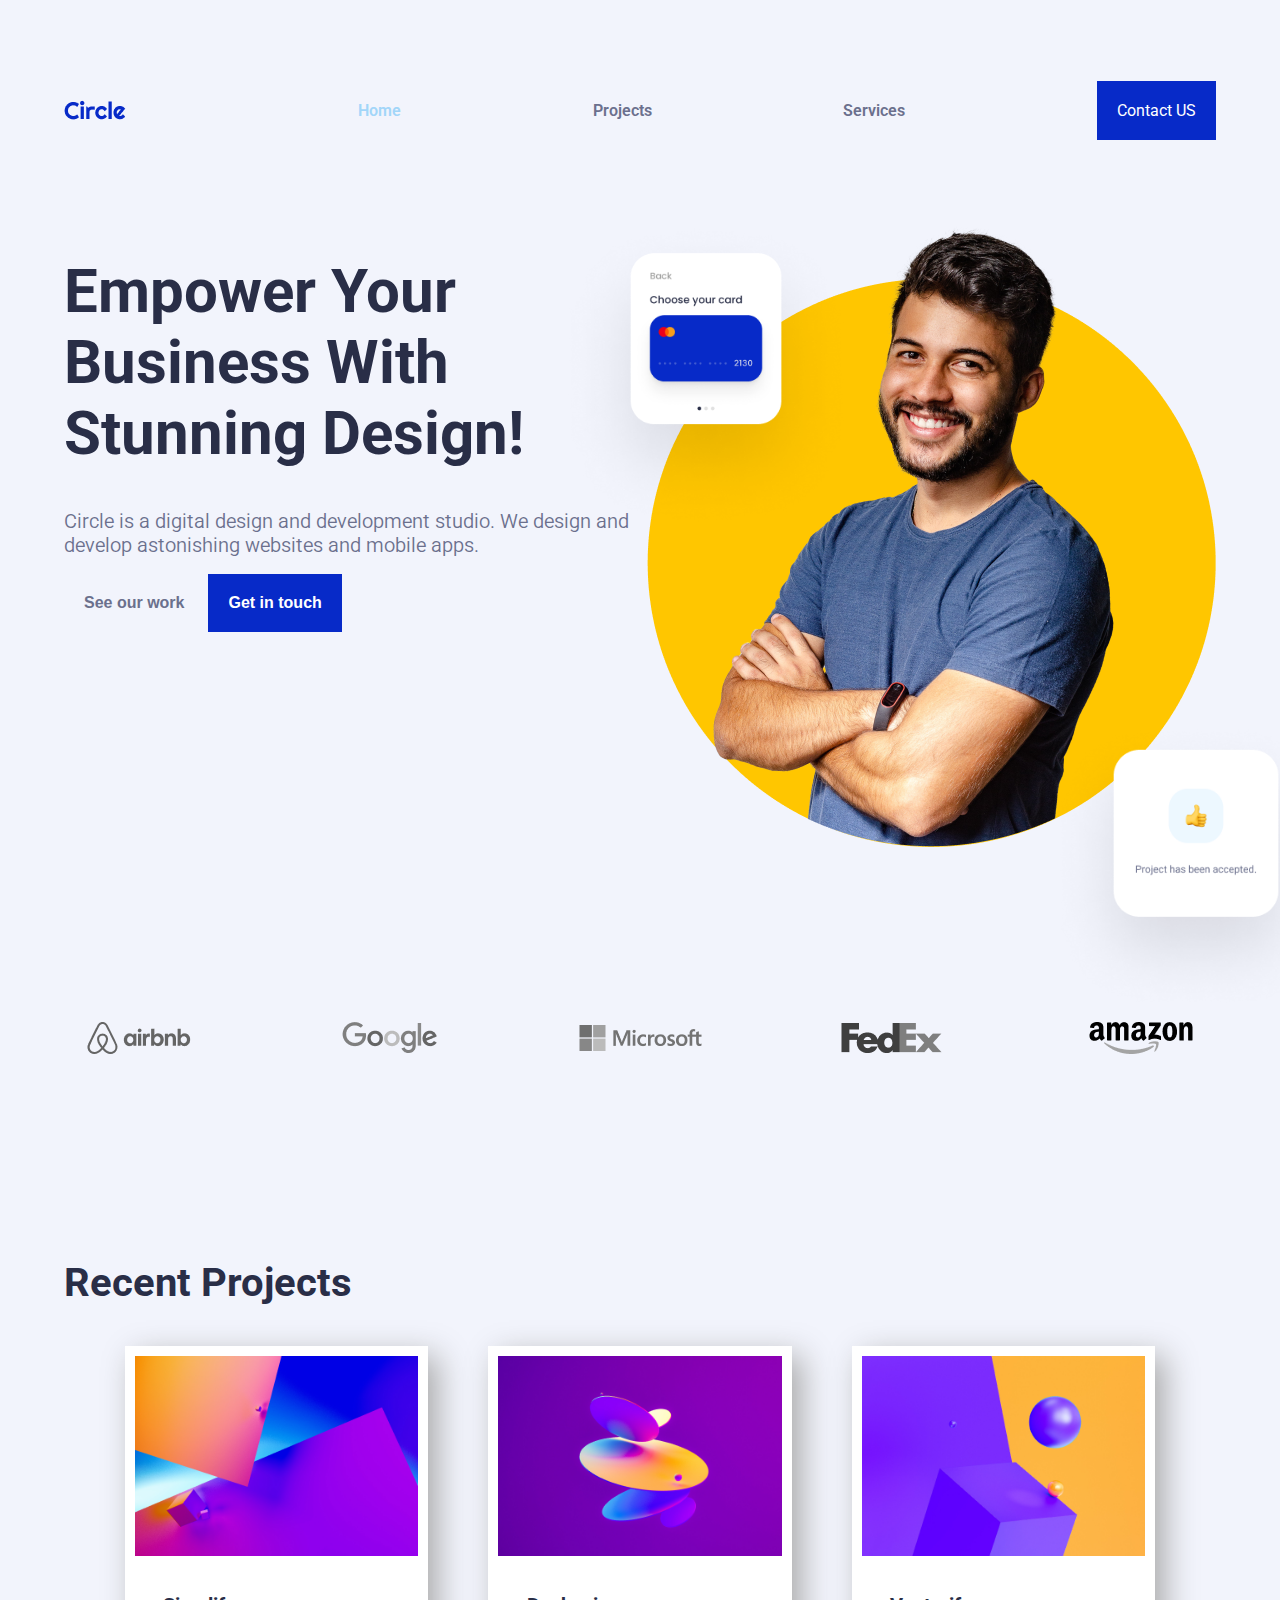
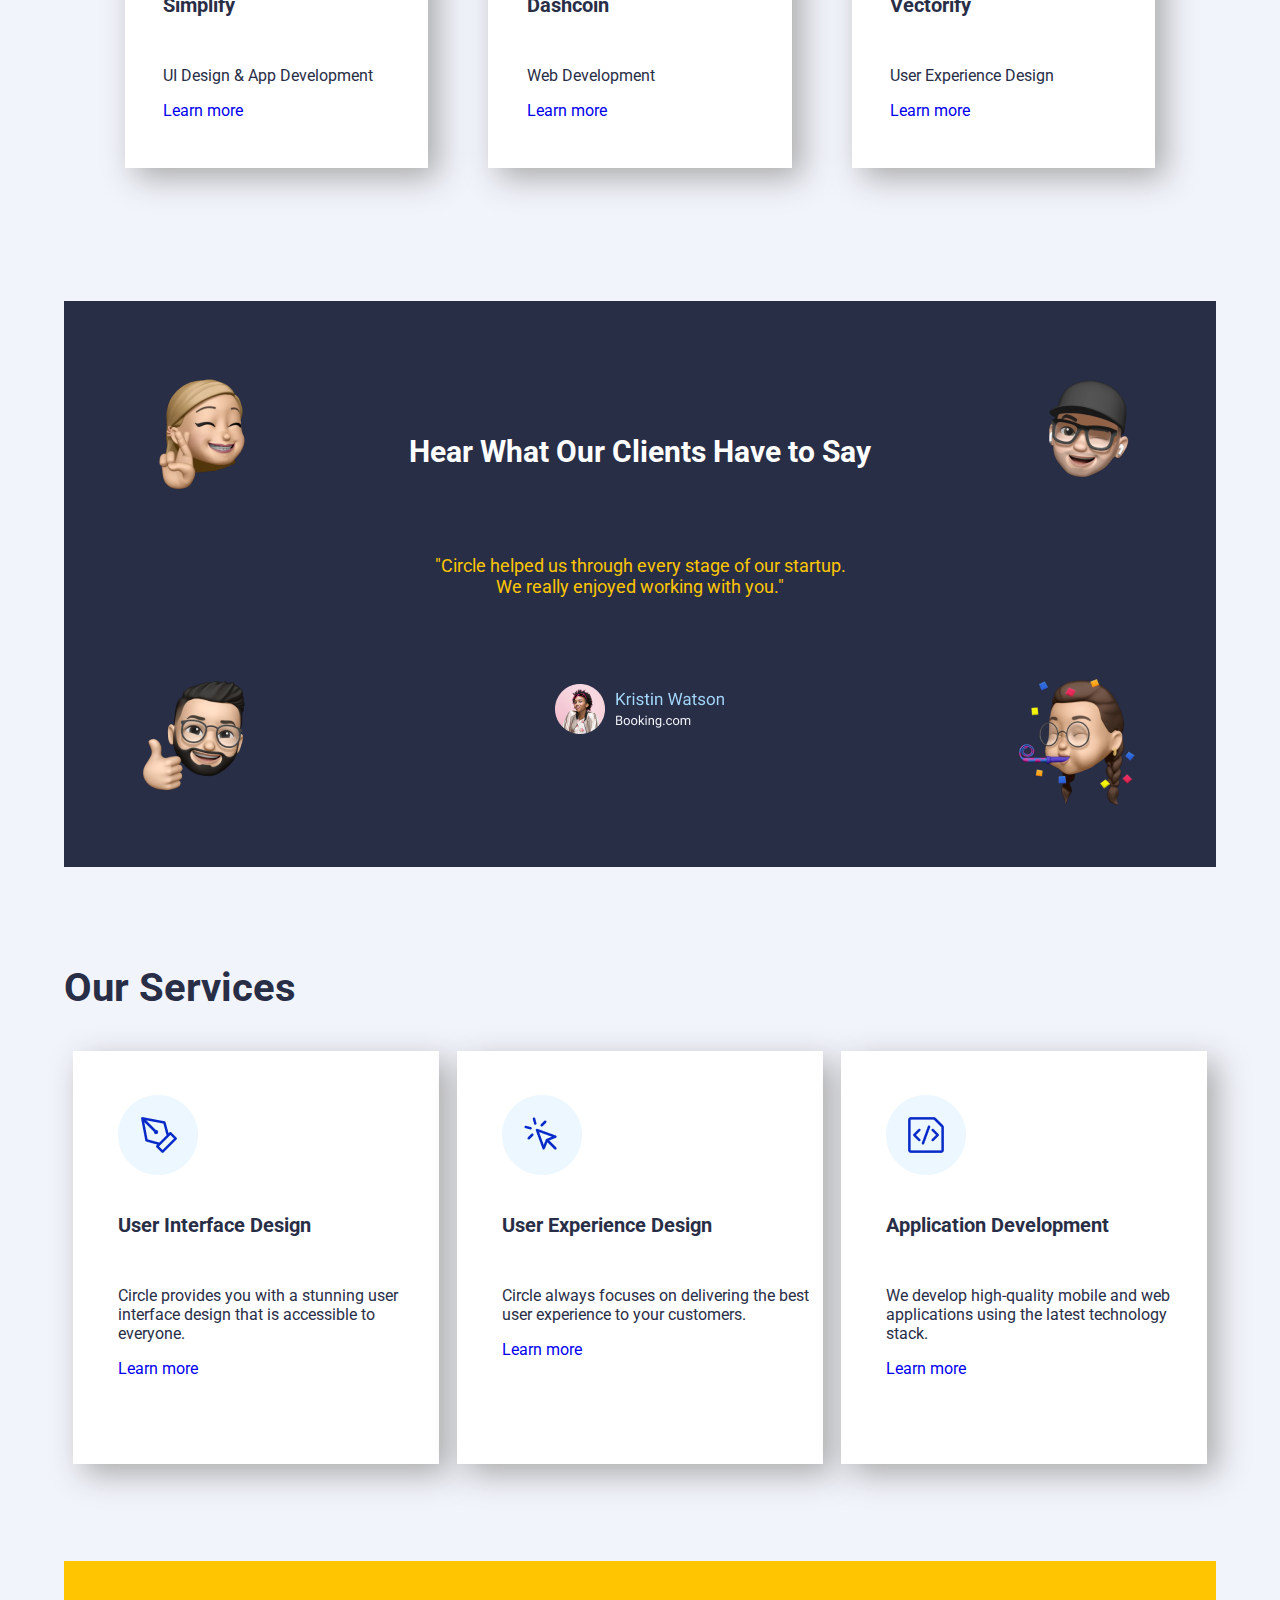
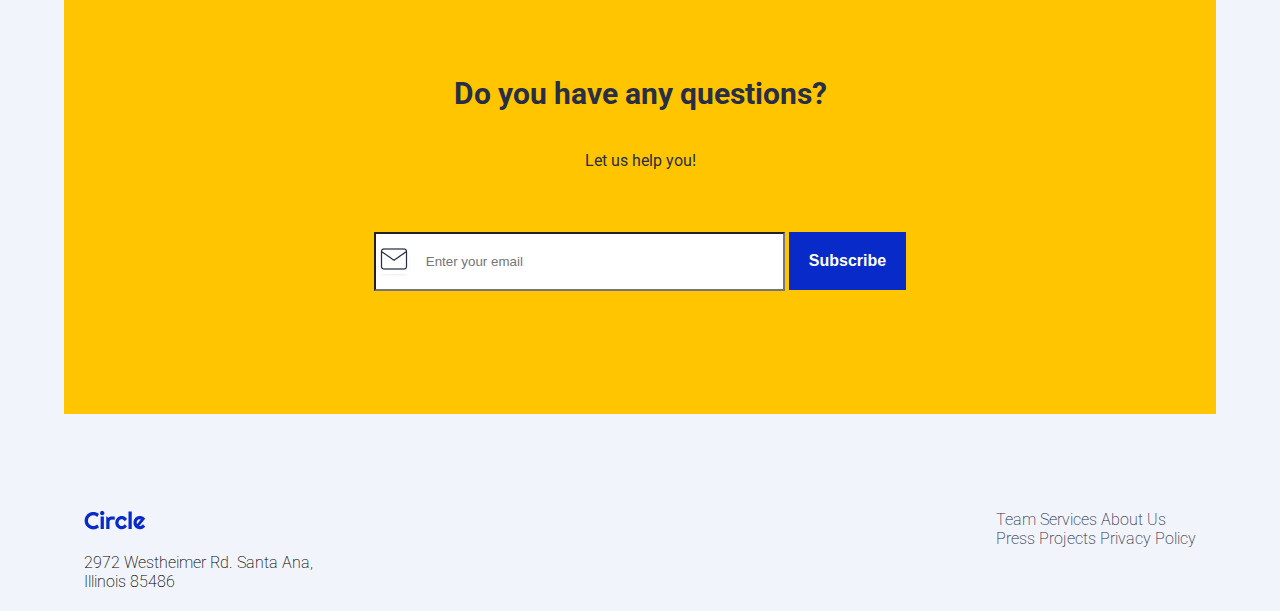
<file: html/index.html>
<!DOCTYPE html>
<html lang="en">
<head>
<meta charset="UTF-8" />
<meta name="viewport" content="width=device-width, initial-scale=1.0" />
<meta http-equiv="X-UA-Compatible" content="ie=edge" />

<title>Empower Your Business With Stunning Design!</title>
<link rel="preconnect" href="https://fonts.googleapis.com">
<link rel="preconnect" href="https://fonts.gstatic.com" crossorigin>
<link href="https://fonts.googleapis.com/css2?family=Roboto:wght@100;300;500;700&display=swap" rel="stylesheet">
<link rel="stylesheet" href="../css/style.css">
</head>
<body>
    <header>
        <!--nav ordenador-->
        <nav >
            <img src="../img/Logo.png" class="logo-header" alt="Logotipo Circle">
            <ul class="nav-mobile">
                <li class="home nav-link"><a href="index.html">Home</a></li> 
                <li class="nav-link"><a href="#">Projects</a></li>
                <li class="nav-link"><a href="#">Services</a></li>
            </ul>
            <a href="contact.html" class="contact">Contact US</a>
        </nav>
         <!--nav mobil
      <div class="sidenav2" >
            <nav>
                <input type="checkbox" id="menu">
                <label for="menu"> ☰ </label>
                <ul>
                    <li><a href="index.html">Home</a></li>
                    <li><a href="#porfolio">Porjects</a></li>
                    <li><a href="#servicios">Servicies</a></li>
                    <li><a href="contact.html">Contact US</a></li>
                </ul>
            </nav>-->
        </div> <!-- fin capa menú hamburguesa movil -->
    </header>
    <br><br><br><br>
    <section class="section1"><!-- comienzo section 1 -->
        <div class="mobile-center">
            <h1>Empower Your Business With Stunning Design!</h1>
            <h2>Circle is a digital design and development studio. We design and develop astonishing websites and mobile apps.</h2>
            <button href="#" class="button-1">See our work</button>
            <button href="#" class="button-2">Get in touch</button>
            
        </div>
        <div class="relative">
            <img src="../img/Hero Image.png">
      
            <img class="absolute absolute-1" src="../img/Card 1.png" alt="caja 1">
       
            <img class="absolute absolute-2" src="../img/Card 2.png" alt="caja 2">
        </div>
    </section> <br><br><br><br><br><br><br><!-- final section 1 -->
    <section class="logo-position"><!-- comienzo section 2 -->
        <img src="../img/logo-airbnb.png" alt="Logotipo Airbnb">
        <img src="../img/logo-google.png" alt="Logotipo Google">
        <img src="../img/logo-microsoft.png" alt="Logotipo Microsoft">
        <img src="../img/logo-fedex.png" alt="Logotipo Fedex">
        <img class="logo-mobile" src="../img/logo-amazon.png" alt="Logotipo Amazon">
    </section><!-- final section 2 -->
    <br><br><br><br><br><br><br>
    <section><!-- comienzo section 3 -->
        <h3>Recent Projects</h3>
        <div class="project-box">
            <div class="caja1 projects">
                <a title="proyecto1" href="#"><img class="project-img" src="../img/project1.png" alt="proyecto1"></a>
                <h5>Simplify</h5>
                <p class="caja-p">UI Design & App Development</p>
                <a class="caja-a" href="#">Learn more</a>
            </div>
            <div class="caja1 projects">
                <a title="proyecto2" href="#"><img class="project-img" src="../img/project2.png" alt="proyecto2"></a>
                <h5>Dashcoin</h5>
                <p class="caja-p">Web Development</p>
                <a class="caja-a" href="#">Learn more</a>
            </div>
            <div class="caja1 projects">
                <a title="proyecto3" href="#"><img class="project-img" src="../img/project3.png" alt="proyecto3"></a>
                <h5>Vectorify</h5>
                <p class="caja-p">User Experience Design</p>
                <a class="caja-a" href="#">Learn more</a>
                <br><br>
            </div>
        </div>
    </section><!-- final section 3 -->
    <br><br><br><br><br><br><br>
    <section class="container-people"><!-- comienzo section 4 -->
        <div class="column">
            <img class="person-top" src="../img/person1.png" alt="persona1">
            <img class="person-bottom" src="../img/person3.png" alt="persona3">
        </div>
        <div>
            <h4 class="h4-person">Hear What Our Clients Have to Say</h4>
            <p class="p-person">"Circle helped us through every stage of our startup. <br> We really enjoyed working with you."</p>
            <img class="client-information" src="../img/client-information.png" alt="persona2">
        </div>
        <div class="column">
            <img class="person-top" src="../img/person2.png" alt="persona2">
            <img class="person-bottom" src="../img/person4.png" alt="persona4">
        </div>
    </section><!-- final section 4 -->
    <br><br><br>
    <section><!-- comienzo section 5 -->
        <h3>Our Services</h3>
        <div class="service-box">
            <div class="caja1">
                <a title="servicio1" href="#"><img class="service-icon" src="../img/Icon-1.png" alt="servicio1"></a>
                <h5>User Interface Design</h5>
                <p class="caja-p">Circle provides you with a stunning user interface design that is accessible to everyone.</p>
                <a class="caja-a" href="#">Learn more</a>
            </div>
            <div class="caja1">
                <a title="servicio2" href="#"> <img class="service-icon" src="../img/Icon-2.png" alt="servicio2"></a>
                <h5>User Experience Design</h5>
                <p class="caja-p">Circle always focuses on delivering the best user experience to your customers.</p>
                <a class="caja-a" href="#">Learn more</a>
            </div>
            <div class="caja1">
                <a title="servicio3" href="#"><img class="service-icon" src="../img/Icon-3.png" alt="servicio3"></a>
                <h5>Application Development</h5>
                <p class="caja-p">We develop high-quality mobile and web applications using the latest technology stack.</p>
                <a class="caja-a" href="#">Learn more</a>
                <br><br><br><br>
            </div>
    </section><!-- final section 5 -->
    <br><br><br>
    <section class="container-questions"><!-- comienzo section 6 -->
        <h4 class="title-section6">Do you have any questions?</h4>
        <p class="p-section6">Let us help you!</p>
        <br><br>
        <div class="mail-box-center">
            <label for="email"></label>
            <input class="input-size" type="email" id="email" pattern=".+@globex\.com" size="40" placeholder="Enter your email" required>
            <button href="#" class="button-2" id="subscribe">Subscribe</button>
            <p id="alert" class="hidden"></p>
        </div>
        
    </section><!-- final section 6 -->
    <br><br><br><br>
    <footer><!-- principio footer -->
        <div class="logo-footer-mobile">
            <img src="../img/Logo.png"><br><br>
            <address> 2972 Westheimer Rd. Santa Ana,  <br>Illinois 85486 </address>
        </div>
        <div  class="footer-links">
            <div>
                <a href="#" target="_blank" alt="Team">Team</a>
                <a href="#" target="_blank" alt="Services">Services</a>
                <a href="#" target="_blank" alt="About Us">About Us</a>
            </div>
            <div>      
                <a href="#" target="_blank" alt="Press">Press</a>
                <a href="#" target="_blank" alt="Projects">Projects</a>
                <a href="#" target="_blank" alt="Privacy Policy">Privacy Policy</a> 
            </div>
        </div>
    </footer><!-- final footer -->
    <script src="../js/index.js"></script>
</body>
</html>
</file>
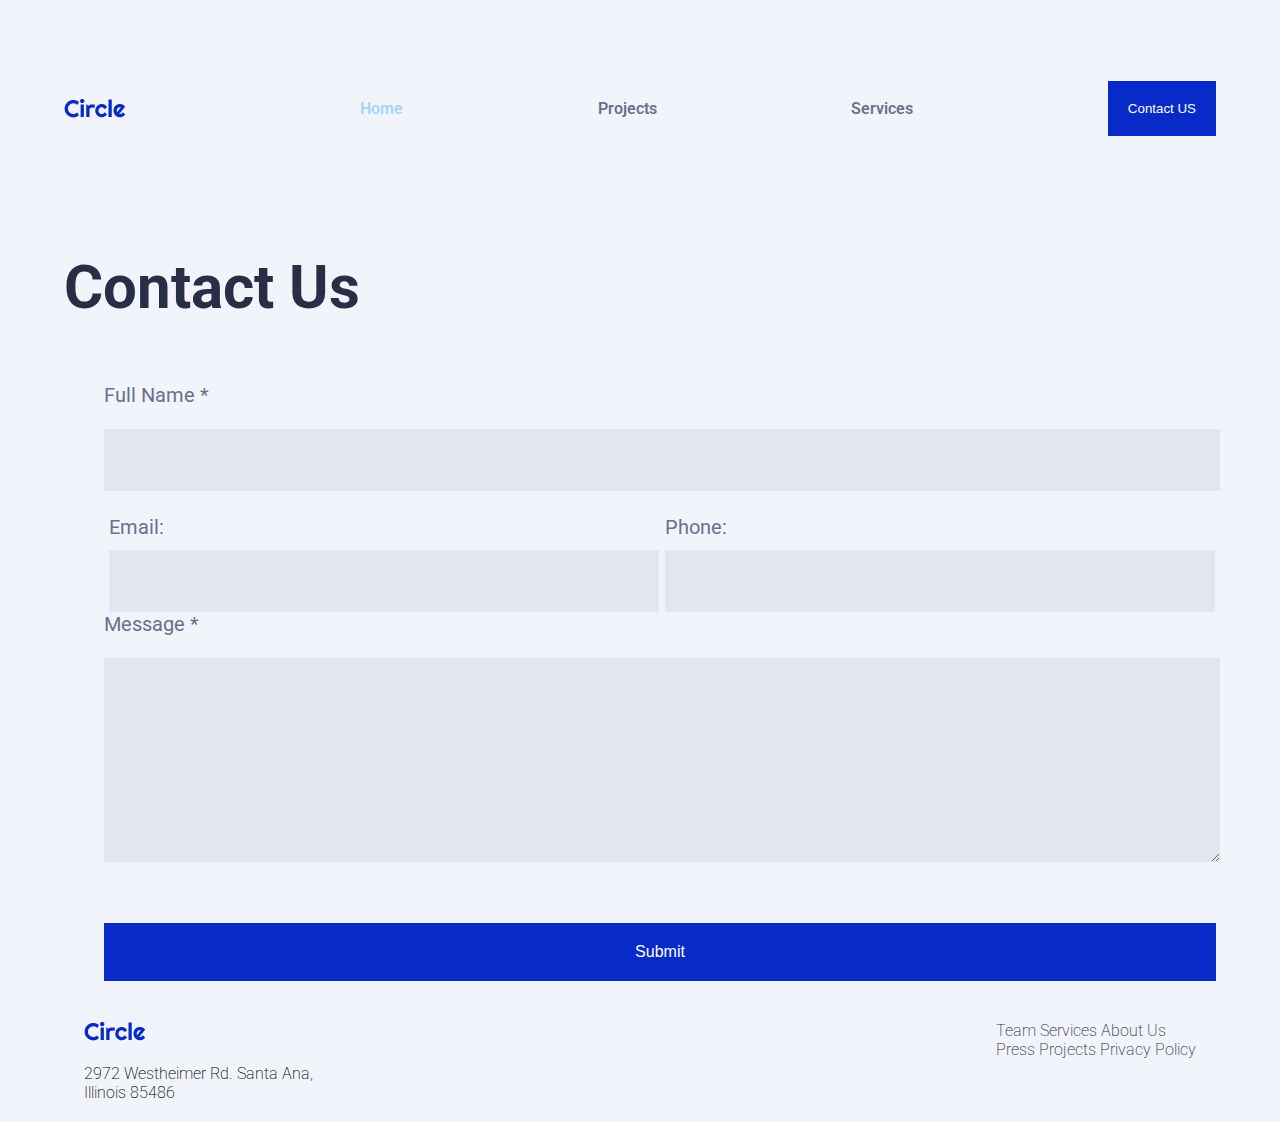
<file: html/contact.html>
<!DOCTYPE html>
<html lang="en">
<head>
<meta charset="UTF-8" />
<meta name="viewport" content="width=device-width, initial-scale=1.0" />
<meta http-equiv="X-UA-Compatible" content="ie=edge" />

<title>Contact</title>
<link rel="preconnect" href="https://fonts.googleapis.com">
<link rel="preconnect" href="https://fonts.gstatic.com" crossorigin>
<link href="https://fonts.googleapis.com/css2?family=Roboto:wght@100;300;500;700&display=swap" rel="stylesheet">
<link rel="stylesheet" href="../css/style.css">
</head>
<body>
    <header>
        <nav >
            <img src="../img/Logo.png" class="logo-header" alt="Logotipo Circle">
            <ul class="nav-mobile">
                <li class="home nav-link"><a href="index.html">Home</a></li> 
                <li class="nav-link"><a href="#">Projects</a></li>
                <li class="nav-link"><a href="#">Services</a></li>
            </ul>
            <button href="#" class="contact">Contact US</button>
        </nav>
    </header>
    <br><br><br><br>
    <section class="section1"><!-- comienzo section 1 -->
        <h1>Contact Us</h1>
    </section> <!-- final section 1 -->
        <form action="#" method="post">
            <ul class="form-contact">
                <li>
                    <label for="name">Full Name *</label><br>
                    <input class="form-box" type="text" id="name" name="user_name"  required>
                </li><br>
                <li class="email-phone-contact">
                    <div class="col">

                        <label for="mail">Email:</label>
                        <input class="form-box" type="email" id="mail" name="user_mail" required>
                    </div>
                    <div class="col">

                        <label for="phone">Phone:</label>
                        <input class="form-box" type="tel" id="phone" name="phone">
                    </div>
                </li>
                <li>
                    <label for="msg">Message *</label><br>
                    <textarea class="form-box-message" id="msg" name="user_message"></textarea>
                </li>
                <li>
                    <button class="button-3">Submit</button>
                </li>
            </ul>

        </form>
        
   
    <footer><!-- principio footer -->
        <div class="logo-footer-mobile">
            <img src="../img/Logo.png"><br><br>
            <address> 2972 Westheimer Rd. Santa Ana,  <br>Illinois 85486 </address>
        </div>
        <div  class="footer-links">
            <div>
                <a href="#" target="_blank" alt="Team">Team</a>
                <a href="#" target="_blank" alt="Services">Services</a>
                <a href="#" target="_blank" alt="About Us">About Us</a>
            </div>
            <div>      
                <a href="#" target="_blank" alt="Press">Press</a>
                <a href="#" target="_blank" alt="Projects">Projects</a>
                <a href="#" target="_blank" alt="Privacy Policy">Privacy Policy</a> 
            </div>
        </div>
    </footer><!-- final footer -->
</body>
</file>
<file: css/style.css>
@media only screen and (min-width: 600px) {
 
.sidenav2{
    display: none;
   }


}

/* Estilos MENU HAMBURGUESA */

body {
    background-color: #F2F4FC;
    width: 90%;
    margin: 0 auto;
    font-family: -apple-system, BlinkMacSystemFont, 'Segoe UI', Roboto, Oxygen, Ubuntu, Cantarell, 'Open Sans', 'Helvetica Neue', sans-serif;
}

a{
    text-decoration: none;
}

/* Estilos para header */
header{
    margin-top: 7%;
}

.logo-header {
    object-fit: contain;
    }

nav {
    display: flex;
    justify-content: space-between;
}

nav ul{
    font-size: 16px;
    font-weight: 600;
    list-style: none;
    display: flex;
    justify-content: space-evenly;  
    align-items: center; 
    flex-grow: 1;
}

.nav-link a { 
     text-decoration: none;
     color: #6B708D;
}

nav li>a:hover{
    color: #072AC8;
}

.contact{
    background-color: #072AC8;
    border-radius: 0;
    border: none;
    padding: 20px;
    color: #FFFFFF;
}

.contact:hover{
    background-color: #292E47;
}
.home a{
    color: #A2D6F9;
    text-decoration: none;
}

/* ----------------- FIN ESTILOS HEADER ----------------- */
/* Estilos para section1 */

h1 {
    font-size: 60px;
    color: #292E47;
}

h2 {
    font-size: 20px;
    font-weight: 350;
    color: #6B708D;
}

.section1 {
    display: flex;
    justify-content: space-between;  
}

.relative {
    position: relative;
}

.absolute {
    position: absolute;
}

.absolute-1{
    width: 300px;
    left: 3px;
    left: -90px;
}

.absolute-2{
    width: 300px;
    left: 400px;
    top: 500px;
}

.button-1{
    border-radius: 0;
    border: none;
    padding: 20px;
    text-decoration: none;
    color: #6B708D;
    font-size: 16px;
    font-weight: 700;
    background-color: #F2F4FC;
}

.button-2{
    border-radius: 0;
    border: none;
    padding: 20px;
    color: #FFFFFF;
    font-size: 16px;
    font-weight: 700;
    background-color: #072AC8; 
}

.button-2:hover{
    background-color: #292E47;
}

/* ----------------- FIN ESTILOS SECTION 1 ----------------- */
/* Estilos para section2 */
.logo-position{
    display: flex;
    justify-content: space-between;
}
/* ----------------- FIN ESTILOS SECTION 2 ----------------- */

/* Estilos para section3 */
h3 {
    font-size: 40px;
    color: #292E47;
}
.project-img{
    width:100%;
    height: 200px;

}
.project-box{
    display: flex;
    justify-content: space-evenly;
}

.caja1{
    background-color: #FFFFFF;
    box-shadow: 10px 10px 30px #aaaaaa;
    display:flex;
    flex-direction: column;
    padding: 10px;
    max-width: 30%;
}
h5{
    color: #292E47;
    font-size: 20px;
    padding-left: 10%; 
}

.caja-p{
    color: #292E47;
    padding-left: 10%; 
}

.caja-a{
    text-decoration: none;
    padding-left: 10%; 
    
}

.logo-position{
    display: flex;
  
}
/* ----------------- FIN ESTILOS SECTION 3 ----------------- */
/* Estilos para section4 */
.container-people{
    background-color: #292E47;
    display: flex;
    justify-content: space-between;
}

.person-top{
    padding-bottom: 100%;
}


.column{  
    padding: 5%;
    display: flex;
    flex-direction: column;
    align-items: baseline;
}

.h4-person{
    color: #FFFFFF;
    font-weight: bold;
    font-size: 30px;
    text-align: center;
    padding-top: 20%;
}

.p-person{
    color: #FFC600;
    font-size: 18px;
    text-align: center;
    padding-top: 10%;
}

.client-information{
    display:block;
    margin:auto;
    padding-top: 15%;
}
/* ----------------- FIN ESTILOS SECTION 4 ----------------- */
/* Estilos para section5 */
.service-box{
    display: flex;
    justify-content: space-around;
}

.service-icon{
    padding-left: 10%;
    padding-top: 10%;
}
/* ----------------- FIN ESTILOS SECTION 5 ----------------- */
/* Estilos para section6 */
.container-questions{
    background-color: #FFC600;
    
}

.title-section6{
    font-weight: bold;
    font-size: 30px;
    text-align: center;
    padding-top: 10%;
    color: #292E47;
}

.p-section6{
    color: #292E47;
    text-align: center;
}

.input-size{
    padding: 20px 20px;
    margin: 8px 0;

    background-color: #FFFFFF;
    padding-left: 50px;
    background-image: url("../img/mail.png");
    background-position: left;
    background-repeat: no-repeat;
    
}

.mail-box-center{
    display:block;
    margin:auto;
    text-align: center;
    padding-bottom: 10%;
}

/* ----------------- FIN ESTILOS SECTION 6 ----------------- */
/* Estilos para footer */
footer{
    display: flex;
    justify-content: space-between;
    padding: 20px;
}

address{
    font-weight: 200;
    font-style: normal;
}

.footer-links{
    display: block;
}

.footer-links a{
    text-decoration: none;
    font-weight: 200;
    font-style: normal;
    /*margin: 65px;*/
    color: #292E47;
}

/* ----------------- FIN ESTILOS FOOTER ----------------- */

/* Estilos para mobile */
@media only screen and (max-width: 600px) {
 
.nav-mobile{
    display: none;
}

.contact {
    display: none;
}
.section1{
    text-align: center;
    width: 100%;
    display: block;
}

h3{
    font-size: 25px;
    text-align: center;
}

.mobile-center{
    width: 100%;
    padding-bottom: 20%;
}
.mobile-center h1{
    font-size: 40px;
}

.relative img {
    width: 100%;
}

.absolute {
    display: none;
}
.button-1{
    width: 100%;
}

.logo-position{
    display:block;
}

.logo-mobile{
    display: none;
}

.project-box{
    display: block;
}

.caja1{  
    display:block;
    max-width: 100%; 
    margin: 30px 0;
}

.person-top{
    display: none;
}

.person-bottom{
    display: none;
}
.container-people{
    padding-bottom: 20%;
    width: 100%;
}

.service-box{
    display: block;
}

.input-size{
    padding: 20px 1px; 
}

.button-2{
    padding: 20px 100px; 
}

.input-size{
    text-indent: 50px;
}

footer{
    display: block;
    text-align: center;
    padding: 20px;
}

address{
    font-weight: 200;
    font-style: normal;
   
}

.footer-links{
    display: flex;
}

.footer-links a{
    color: #072AC8;
    display: flex;
    font-weight: 400;
}
/*menu hamburguesa

*{
    font-family: Arial;
  }
  
  ul{
    display: none;
  }
  
  input:checked  ~ ul{
    display:block;
  }
  
  input {
    display: none;
  }
  
  label {
    box-sizing: border-box;
    display: inline-block;
    border: 1px solid black;
    border-radius: 5px;
    width: 30px;
    height: 30px;
    line-height: 30px;
    font-weight: bold;
    text-align: center;
    user-select: none;
  }
  
  label:hover{
    background: grey;
  }
  
  input:checked ~ label {
    background: lightgrey; 
  }
  
  ul{
    margin-top:0;
    padding: 0;
    width: 200px;
  
  }
  
  li {
    display: block;
    background: lightgrey;
    margin: 0;
    padding: 10px;
    list-style: none;
    border-bottom: 1px solid grey;
  }
  
  li:hover {
    filter: brightness(110%);
  }
  */
}
/* ----------------- FIN ESTILOS MOBILE ----------------- */

/* Estilos para Contact */
.form-contact{
    list-style: none;
    color: #6B708D;
    font-size: 20px;
    font-weight: 400;
}
.email-phone-contact{
    display: flex;
    justify-content:space-between ;
    align-items: center;
}

.form-box{
    width : 100%;
    border: 0;
    background-color: #e4e6ee;
    height : 60px;
    margin-top: 2%;
}

.form-box-message{
    width : 100%;
    border: 0;
    background-color: #e4e6ee;
    margin-top: 2%;
    height : 200px;
    margin-bottom: 5%; 
}

.hidden {
    display: none;
}

.button-3{
    border-radius: 0;
    width: 100%;
    border: none;
    padding: 20px;
    color: #FFFFFF;
    font-size: 16px;
    font-weight: 500;
    background-color: #072AC8; 
}
    
.button-3:hover{
    background-color: #292E47;
    
}

.col {
    display: flex;
    flex-direction: column;
    width: 100%;
    margin: 0 5px;
}
</file>
